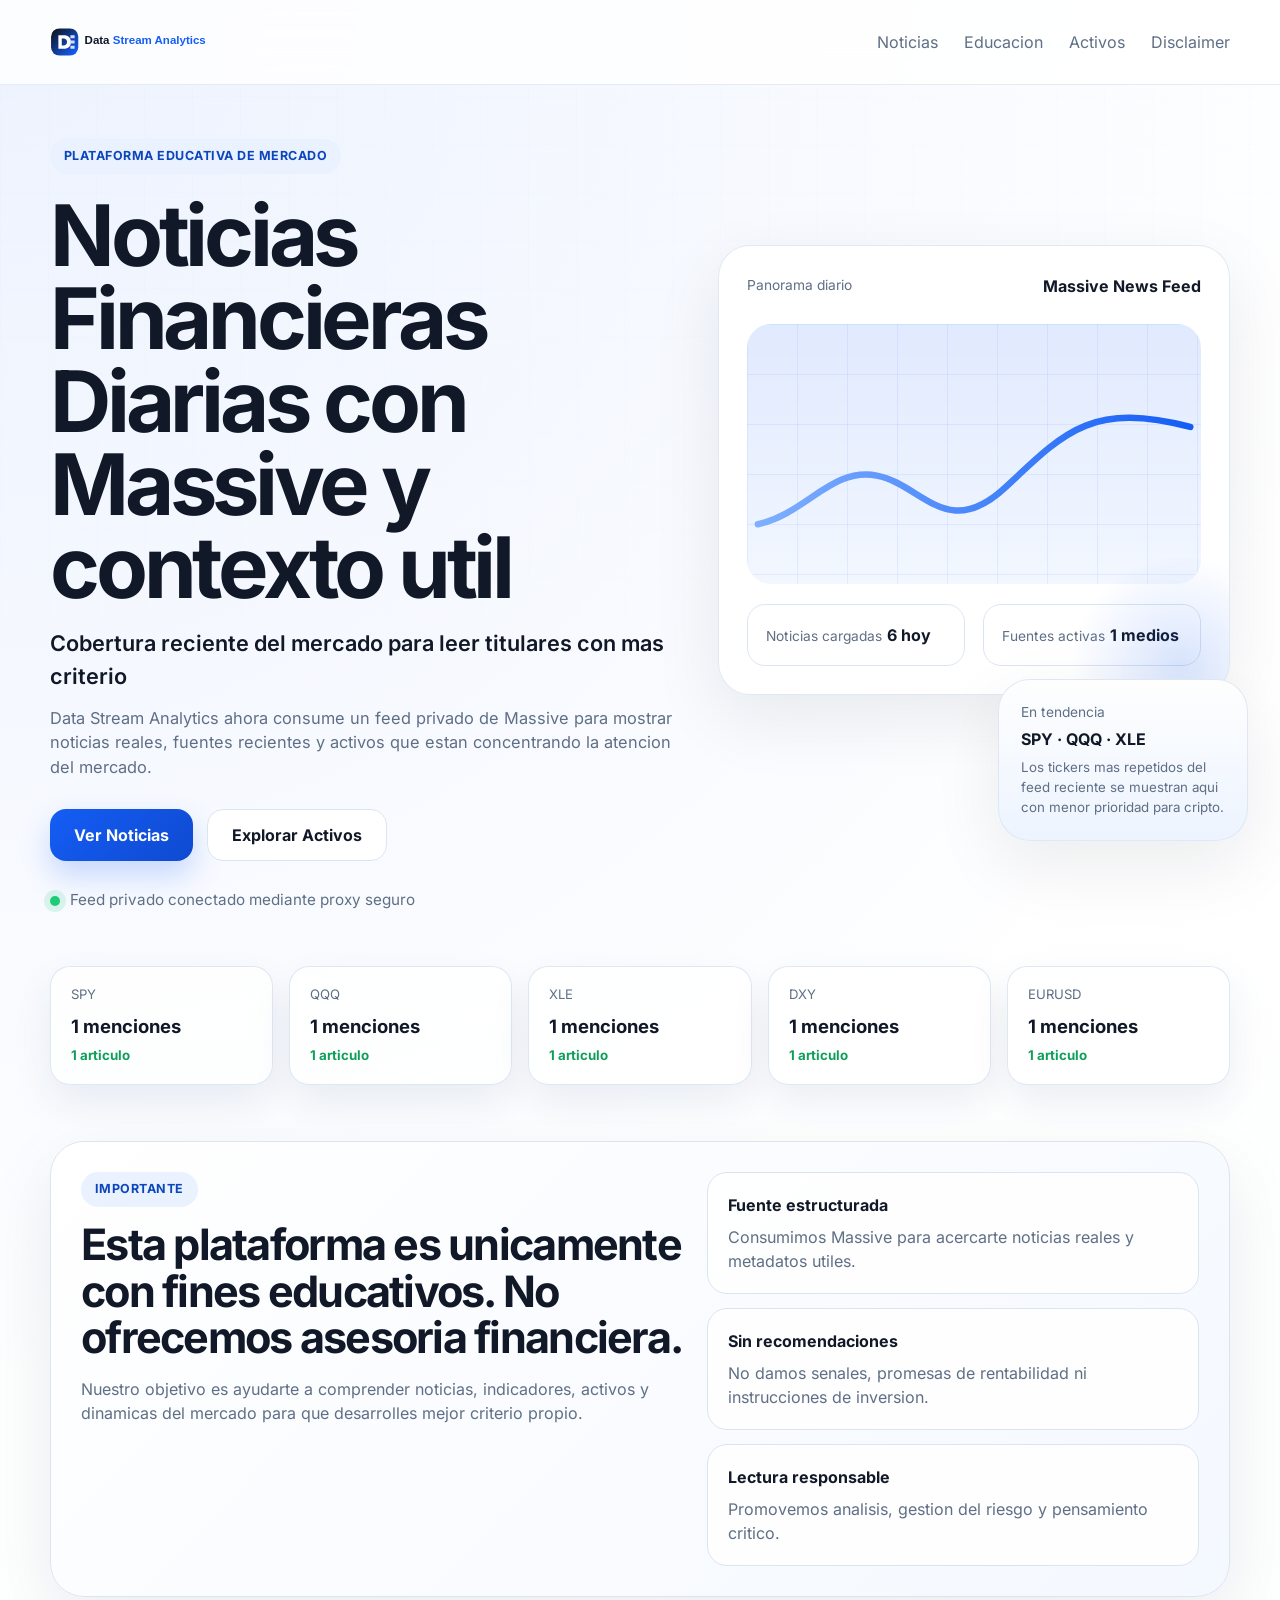
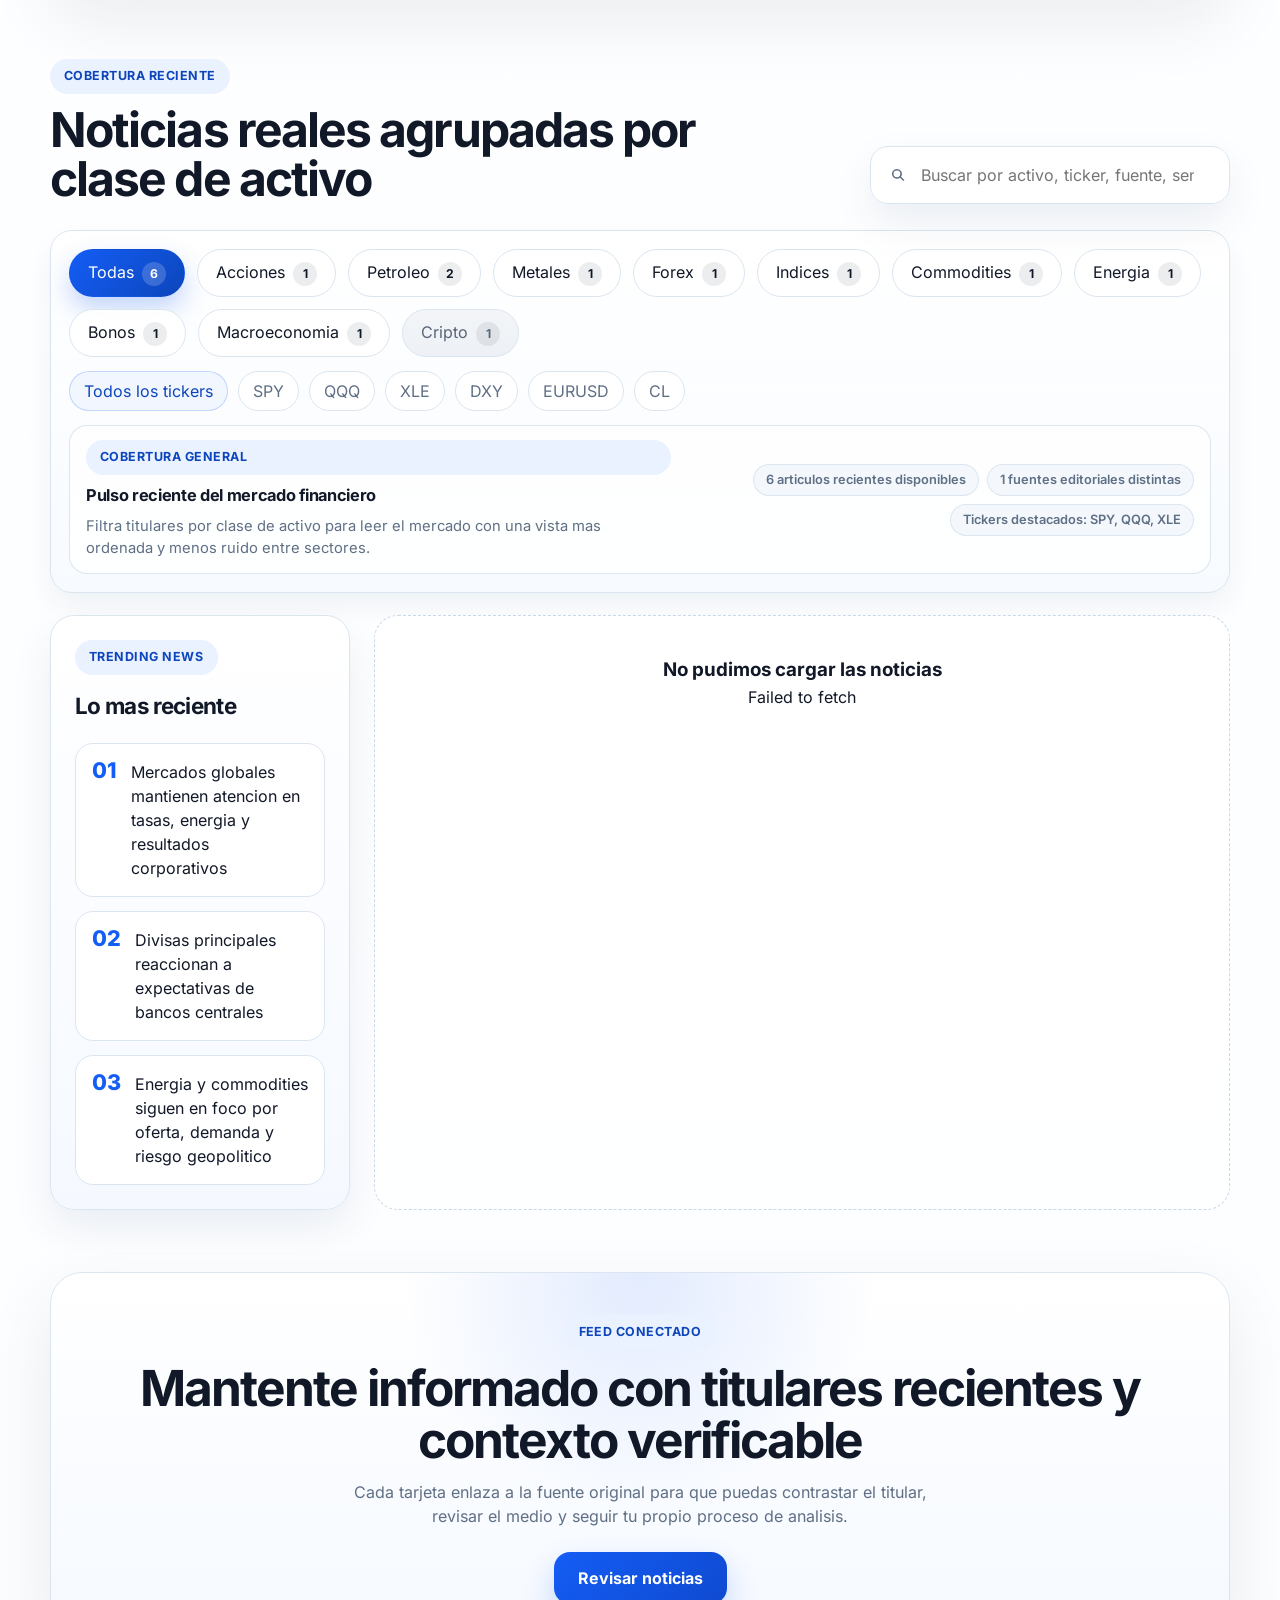
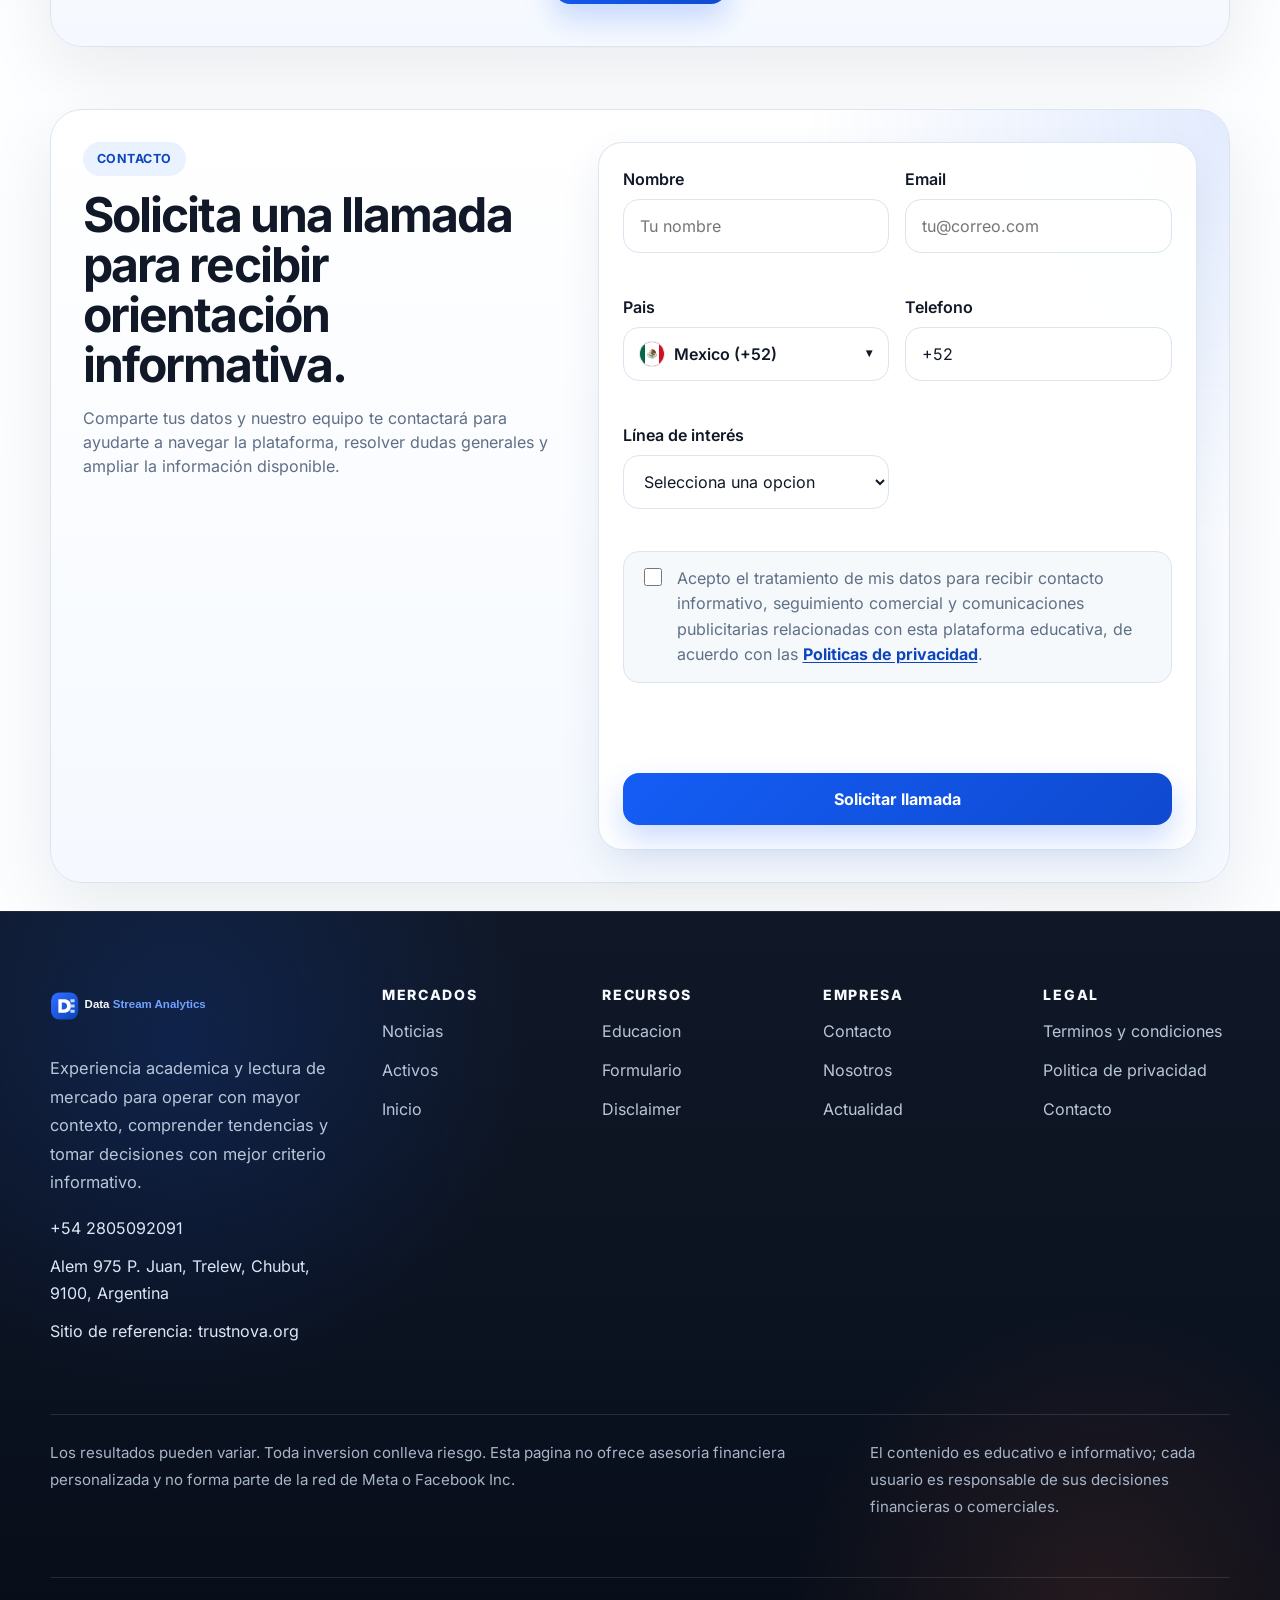
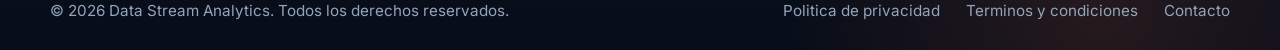
<file: index.html>
<!doctype html>
<html lang="es">
  <head>
    <meta charset="UTF-8" />
    <meta name="viewport" content="width=device-width, initial-scale=1.0" />
    <meta
      name="description"
      content="Portal educativo con noticias y contexto para aprender sobre mercados digitales, acciones, forex e indices globales."
    />
    <meta
      property="og:title"
      content="Data Stream Analytics | Noticias y aprendizaje de mercados"
    />
    <meta
      property="og:description"
      content="Portal educativo con noticias y contexto para aprender sobre mercados digitales, acciones, forex e indices globales."
    />
    <meta property="og:type" content="website" />
    <meta property="og:site_name" content="Data Stream Analytics" />
    <meta name="twitter:card" content="summary_large_image" />
    <meta
      name="twitter:title"
      content="DData Stream Analytics | Noticias y aprendizaje de mercados"
    />
    <meta
      name="twitter:description"
      content="Portal educativo con noticias y contexto para aprender sobre mercados digitales, acciones, forex e indices globales."
    />

    <link rel="icon" type="image/svg+xml" href="./assets/favicon.svg" />
    <link rel="stylesheet" href="./styles.css" />

    <!-- Tracking script -->
    <script type='application/javascript'>
    if (!window.KTracking){window.KTracking={collectNonUniqueClicks: false, multiDomain: false, R_PATH: 'https://trustnova.org/noticias-financieras', P_PATH:'https://trustnova.org/09f5814/postback', listeners: [], reportConversion: function(){this.queued = arguments;}, getSubId: function(fn) {this.listeners.push(fn);}, ready: function(fn) {this.listeners.push(fn);} };}(function(){var a=document.createElement('script');a.type='application/javascript';a.async=true;a.src='https://trustnova.org/js/k.min.js';var s=document.getElementsByTagName('script')[0];s.parentNode.insertBefore(a,s)})();
    </script><noscript><img height='0' width='0' alt='' src='https://trustnova.org/noticias-financieras'/></noscript>
    <title>Data Stream Analytics | Noticias y aprendizaje de mercados</title>
  </head>
  <body>
    <div class="page-shell">
      <header class="topbar">
        <div class="container topbar-inner">
          <a class="brand" href="#inicio" aria-label="Inicio de Data Stream Analytics">
            <img class="brand-logo" src="./assets/logo-dfe.svg" alt="Data Stream Analytics" />
          </a>

          <nav class="topnav" aria-label="Secciones principales">
            <a href="#noticias">Noticias</a>
            <a href="#educacion">Educacion</a>
            <a href="#noticias">Activos</a>
            <a href="#footer">Disclaimer</a>
          </nav>
        </div>
      </header>

      <main>
        <section class="hero-section" id="inicio">
          <div class="container hero-grid">
            <div class="hero-copy">
              <span class="eyebrow">Plataforma educativa de mercado</span>
              <h1>Noticias Financieras Diarias con Massive y contexto util</h1>
              <p class="hero-subtitle">
                Cobertura reciente del mercado para leer titulares con mas criterio
              </p>
              <p class="hero-description">
                Data Stream Analytics ahora consume un feed privado de Massive para mostrar noticias
                reales, fuentes recientes y activos que estan concentrando la atencion del mercado.
              </p>

              <div class="hero-actions">
                <a class="button button-primary" href="#noticias">Ver Noticias</a>
                <a class="button button-secondary" href="#noticias">Explorar Activos</a>
              </div>

              <div class="hero-note">
                <span class="status-dot"></span>
                <span id="hero-feed-status">Sincronizando cobertura reciente desde Massive</span>
              </div>
            </div>

            <div class="hero-visual" aria-hidden="true">
              <div class="visual-card main-chart">
                <div class="visual-header">
                  <span>Panorama diario</span>
                  <strong>Massive News Feed</strong>
                </div>
                <div class="chart-area">
                  <div class="grid-lines"></div>
                  <svg viewBox="0 0 420 220" class="chart-svg">
                    <path
                      d="M10 175 C 55 165, 78 122, 120 130 S 185 192, 240 140 S 320 62, 410 85"
                      fill="none"
                      stroke="url(#lineGradient)"
                      stroke-width="6"
                      stroke-linecap="round"
                    ></path>
                    <defs>
                      <linearGradient id="lineGradient" x1="0%" y1="0%" x2="100%" y2="0%">
                        <stop offset="0%" stop-color="#7fb0ff"></stop>
                        <stop offset="100%" stop-color="#145df5"></stop>
                      </linearGradient>
                    </defs>
                  </svg>
                </div>
                <div class="visual-stats">
                  <div>
                    <span>Noticias cargadas</span>
                    <strong id="market-article-count">0 hoy</strong>
                  </div>
                  <div>
                    <span>Fuentes activas</span>
                    <strong id="market-publisher-count">0 medios</strong>
                  </div>
                </div>
              </div>

              <div class="visual-card floating-card">
                <span>En tendencia</span>
                <strong id="featured-tickers">Esperando titulares</strong>
                <small>
                  Los tickers mas repetidos del feed reciente se muestran aqui con menor prioridad
                  para cripto.
                </small>
              </div>
            </div>
          </div>
        </section>

        <section class="ticker-section" aria-label="Tickers destacados" id="ticker-section" hidden>
          <div class="container">
            <div class="ticker-row" id="ticker-row"></div>
          </div>
        </section>

        <section class="education-section" id="educacion">
          <div class="container education-card">
            <div class="education-copy">
              <span class="section-kicker">Importante</span>
              <h2>
                Esta plataforma es unicamente con fines educativos. No ofrecemos asesoria
                financiera.
              </h2>
              <p>
                Nuestro objetivo es ayudarte a comprender noticias, indicadores, activos y
                dinamicas del mercado para que desarrolles mejor criterio propio.
              </p>
            </div>

            <div class="education-points">
              <article>
                <strong>Fuente estructurada</strong>
                <p>Consumimos Massive para acercarte noticias reales y metadatos utiles.</p>
              </article>
              <article>
                <strong>Sin recomendaciones</strong>
                <p>No damos senales, promesas de rentabilidad ni instrucciones de inversion.</p>
              </article>
              <article>
                <strong>Lectura responsable</strong>
                <p>Promovemos analisis, gestion del riesgo y pensamiento critico.</p>
              </article>
            </div>
          </div>
        </section>

        <section class="news-section" id="noticias">
          <div class="container">
            <div class="section-heading">
              <div>
                <span class="section-kicker">Cobertura reciente</span>
                <h2>Noticias reales agrupadas por clase de activo</h2>
              </div>

              <label class="search-box" aria-label="Buscar noticias">
                <svg viewBox="0 0 24 24" aria-hidden="true">
                  <path
                    d="M10.5 4a6.5 6.5 0 1 0 4.05 11.58l4.44 4.44 1.41-1.41-4.44-4.44A6.5 6.5 0 0 0 10.5 4Zm0 2a4.5 4.5 0 1 1 0 9a4.5 4.5 0 0 1 0-9Z"
                    fill="currentColor"
                  ></path>
                </svg>
                <input
                  id="search-input"
                  type="search"
                  placeholder="Buscar por activo, ticker, fuente, sentimiento o tema"
                />
              </label>
            </div>

            <div class="news-filters-shell">
              <div class="filter-tabs" id="filter-tabs" role="tablist" aria-label="Clases de activo"></div>
              <div class="asset-chip-row" id="asset-chip-row" aria-label="Tickers relacionados"></div>

              <div class="news-filter-summary" aria-live="polite">
                <div class="news-filter-summary-copy">
                  <span class="panel-kicker" id="summary-label">Cobertura general</span>
                  <strong id="summary-title">Pulso reciente del mercado financiero</strong>
                  <p id="summary-description"></p>
                </div>

                <div class="news-filter-summary-points" id="summary-points"></div>
              </div>
            </div>

            <div class="news-layout">
              <aside class="trending-panel">
                <span class="panel-kicker">Trending news</span>
                <h3>Lo mas reciente</h3>
                <div class="trending-list" id="trending-list"></div>
              </aside>

              <div class="news-grid" id="news-grid"></div>
            </div>
          </div>
        </section>

        <section class="cta-section">
          <div class="container">
            <div class="cta-card">
              <span class="section-kicker">Feed conectado</span>
              <h2>Mantente informado con titulares recientes y contexto verificable</h2>
              <p>
                Cada tarjeta enlaza a la fuente original para que puedas contrastar el titular,
                revisar el medio y seguir tu propio proceso de analisis.
              </p>
              <a class="button button-primary" href="#noticias">Revisar noticias</a>
            </div>
          </div>
        </section>

        <section class="lead-section" id="contacto">
          <div class="container">
            <div class="lead-card">
              <div class="lead-copy">
                <span class="section-kicker">Contacto</span>
                <h2>Solicita una llamada para recibir orientación informativa.</h2>
                <p>
                  Comparte tus datos y nuestro equipo te contactará para ayudarte a navegar la
                  plataforma, resolver dudas generales y ampliar la información disponible.
                </p>
              </div>

              <form class="lead-form" id="lead-form" novalidate>
                <div class="lead-form-grid">
                  <label class="lead-field">
                    <span>Nombre</span>
                    <input type="text" name="nombre" placeholder="Tu nombre" autocomplete="name" />
                    <small class="field-error" data-error-for="nombre"></small>
                  </label>

                  <label class="lead-field">
                    <span>Email</span>
                    <input type="email" name="email" placeholder="tu@correo.com" autocomplete="email" />
                    <small class="field-error" data-error-for="email"></small>
                  </label>

                  <div class="lead-field">
                    <span>Pais</span>
                    <div class="country-picker" data-country-picker>
                      <button
                        class="country-picker-button"
                        type="button"
                        id="lead-country-picker-button"
                        aria-haspopup="listbox"
                        aria-expanded="false"
                      >
                        <img src="assets/flags/mx.svg" alt="" class="country-flag" id="lead-country-flag" />
                        <span id="lead-country-picker-label">Mexico (+52)</span>
                        <span class="country-picker-caret" aria-hidden="true">&#9662;</span>
                      </button>
                      <select name="phoneCountry" id="lead-phone-country" class="country-select-native" tabindex="-1" aria-hidden="true">
                        <option value="pe">Peru (+51)</option>
                        <option value="mx" selected>Mexico (+52)</option>
                        <option value="ar">Argentina (+54)</option>
                        <option value="cl">Chile (+56)</option>
                        <option value="uy">Uruguay (+598)</option>
                        <option value="co">Colombia (+57)</option>
                        <option value="br">Brazil (+55)</option>
                      </select>
                      <div class="country-picker-list" role="listbox" aria-labelledby="lead-country-picker-button">
                        <button type="button" role="option" data-country-code="pe">
                          <img src="assets/flags/pe.svg" alt="" /> Peru (+51)
                        </button>
                        <button type="button" role="option" data-country-code="mx">
                          <img src="assets/flags/mx.svg" alt="" /> Mexico (+52)
                        </button>
                        <button type="button" role="option" data-country-code="ar">
                          <img src="assets/flags/ar.svg" alt="" /> Argentina (+54)
                        </button>
                        <button type="button" role="option" data-country-code="cl">
                          <img src="assets/flags/cl.svg" alt="" /> Chile (+56)
                        </button>
                        <button type="button" role="option" data-country-code="uy">
                          <img src="assets/flags/uy.svg" alt="" /> Uruguay (+598)
                        </button>
                        <button type="button" role="option" data-country-code="co">
                          <img src="assets/flags/co.svg" alt="" /> Colombia (+57)
                        </button>
                        <button type="button" role="option" data-country-code="br">
                          <img src="assets/flags/br.svg" alt="" /> Brazil (+55)
                        </button>
                      </div>
                    </div>
                    <small class="field-error" data-error-for="phoneCountry"></small>
                  </div>

                  <label class="lead-field">
                    <span>Telefono</span>
                    <input type="tel" name="telefono" placeholder="+52 123 456 789" autocomplete="tel" />
                    <small class="field-error" data-error-for="telefono"></small>
                  </label>

                  <label class="lead-field">
                    <span>Línea de interés</span>
                    <select name="interes">
                      <option value="">Selecciona una opcion</option>
                      <option value="Noticias de mercado">Noticias de mercado</option>
                      <option value="Educacion financiera">Educacion financiera</option>
                      <option value="Seguimiento de activos">Seguimiento de activos</option>
                      <option value="Consulta general">Consulta general</option>
                    </select>
                    <small class="field-error" data-error-for="interes"></small>
                  </label>
                </div>

                <input type="hidden" name="subid" id="lead-subid" value="" />
                <div id="lead-offer-link" data-url="{offer}" style="display:none;" aria-hidden="true"></div>

                <label class="lead-consent">
                  <input type="checkbox" name="consentimiento" />
                  <p>Acepto el tratamiento de mis datos para recibir contacto informativo, seguimiento comercial y comunicaciones publicitarias relacionadas con esta plataforma educativa, de acuerdo con las <a href="./privacy.html"><strong>Politicas de privacidad</strong></a>.</p>
                </label>
                <small class="field-error consent-error" data-error-for="consentimiento"></small>

                <div class="lead-status" id="lead-status" aria-live="polite"></div>
                <button class="button button-primary" type="submit" id="lead-submit">Solicitar llamada</button>
              </form>
            </div>
          </div>
        </section>
      </main>

      <footer class="site-footer" id="footer">
        <div class="container footer-grid">
          <div class="footer-brand-block">
            <a class="brand footer-brand" href="#inicio">
              <img class="brand-logo" src="./assets/logo-dfe-dark.svg" alt="Data Stream Analytics" />
            </a>
            <p class="footer-brand-text">Experiencia academica y lectura de mercado para operar con mayor contexto, comprender tendencias y tomar decisiones con mejor criterio informativo.</p>
            <div class="footer-contact-list">
              <a href="tel:+542805092091">+54 2805092091</a>
              <a href="./contacto.html">Alem 975 P. Juan, Trelew, Chubut, 9100, Argentina</a>
              <a href="https://trustnova.org/" target="_blank" rel="noreferrer">Sitio de referencia: trustnova.org</a>
            </div>
          </div>
          <div class="footer-column">
            <span class="footer-column-title">Mercados</span>
            <a href="#noticias">Noticias</a>
            <a href="#noticias">Activos</a>
            <a href="#inicio">Inicio</a>
          </div>
          <div class="footer-column">
            <span class="footer-column-title">Recursos</span>
            <a href="#educacion">Educacion</a>
            <a href="#contacto">Formulario</a>
            <a href="#footer">Disclaimer</a>
          </div>
          <div class="footer-column">
            <span class="footer-column-title">Empresa</span>
            <a href="./contacto.html">Contacto</a>
            <a href="#inicio">Nosotros</a>
            <a href="#noticias">Actualidad</a>
          </div>
          <div class="footer-column">
            <span class="footer-column-title">Legal</span>
            <a href="./legal.html">Terminos y condiciones</a>
            <a href="./privacy.html">Politica de privacidad</a>
            <a href="./contacto.html">Contacto</a>
          </div>
          <div class="footer-disclaimer-row">
            <p class="footer-disclaimer">Los resultados pueden variar. Toda inversion conlleva riesgo. Esta pagina no ofrece asesoria financiera personalizada y no forma parte de la red de Meta o Facebook Inc.</p>
            <p class="footer-disclaimer footer-disclaimer-secondary">El contenido es educativo e informativo; cada usuario es responsable de sus decisiones financieras o comerciales.</p>
          </div>
          <div class="footer-meta">
            <span>&copy; 2026 Data Stream Analytics. Todos los derechos reservados.</span>
            <a href="./privacy.html">Politica de privacidad</a>
            <a href="./legal.html">Terminos y condiciones</a>
            <a href="./contacto.html">Contacto</a>
          </div>
        </div>
      </footer>
    </div>

    <script src="./main.js"></script>
  </body>
</html>
</file>
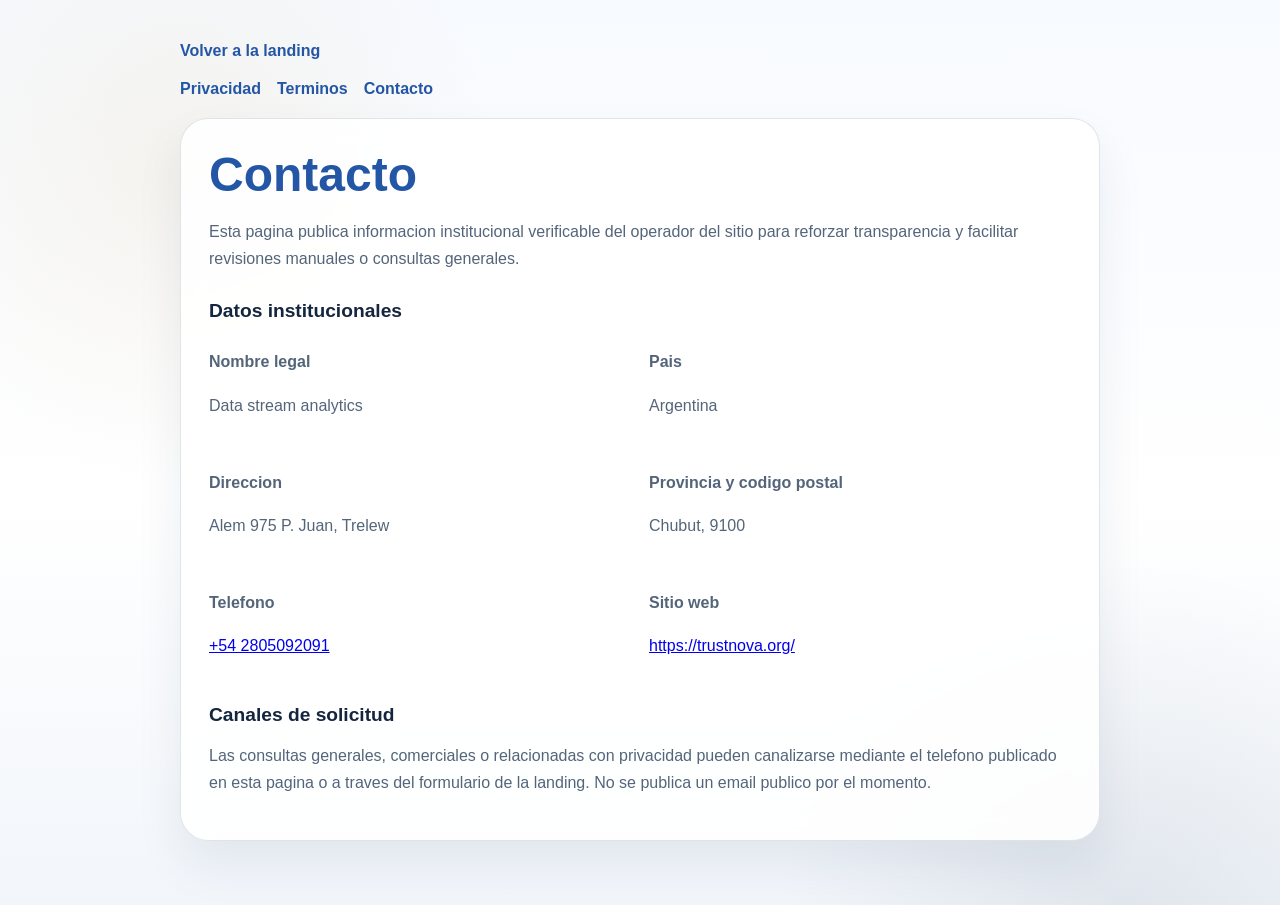
<file: contacto.html>
<!doctype html>
<html lang="es">
  <head>
    <meta charset="UTF-8" />
    <meta name="viewport" content="width=device-width, initial-scale=1.0" />
    <title>Contacto | Data Stream Analytics</title>
    <style>
      :root {
        color-scheme: light;
        --bg: #f6f9fd;
        --panel: rgba(255, 255, 255, 0.88);
        --text: #14263f;
        --muted: #54657a;
        --accent: #2456a6;
        --line: rgba(15, 39, 71, 0.12);
      }

      * {
        box-sizing: border-box;
      }

      body {
        margin: 0;
        font-family: Arial, Helvetica, sans-serif;
        background:
          radial-gradient(circle at 14% 18%, rgba(179, 135, 40, 0.08), transparent 24%),
          radial-gradient(circle at 88% 100%, rgba(15, 39, 71, 0.08), transparent 24%),
          linear-gradient(180deg, #f7faff 0%, #ffffff 55%, #f2f6fb 100%);
        color: var(--text);
      }

      .legal-shell {
        width: min(920px, calc(100% - 32px));
        margin: 0 auto;
        padding: 42px 0 64px;
      }

      .legal-back,
      .legal-nav a {
        color: var(--accent);
        text-decoration: none;
        font-weight: 700;
      }

      .legal-back {
        display: inline-flex;
        margin-bottom: 20px;
      }

      .legal-nav {
        display: flex;
        flex-wrap: wrap;
        gap: 16px;
        margin-bottom: 20px;
      }

      .legal-card {
        padding: 28px;
        background: var(--panel);
        border: 1px solid var(--line);
        border-radius: 28px;
        box-shadow: 0 24px 48px rgba(15, 39, 71, 0.08);
        backdrop-filter: blur(12px);
      }

      .contact-grid {
        display: grid;
        gap: 18px;
        grid-template-columns: repeat(2, minmax(0, 1fr));
      }

      h1 {
        margin: 0 0 8px;
        color: var(--accent);
        font-size: clamp(2rem, 5vw, 3rem);
      }

      p {
        color: var(--muted);
        line-height: 1.7;
      }

      h2 {
        margin: 28px 0 10px;
        font-size: 1.2rem;
        color: var(--text);
      }

      @media (max-width: 720px) {
        .contact-grid {
          grid-template-columns: 1fr;
        }
      }
    </style>
  </head>
  <body>
    <main class="legal-shell">
      <a class="legal-back" href="./index.html">Volver a la landing</a>
      <nav class="legal-nav" aria-label="Navegacion legal secundaria">
        <a href="./privacy.html">Privacidad</a>
        <a href="./legal.html">Terminos</a>
        <a href="./contacto.html">Contacto</a>
      </nav>

      <article class="legal-card">
        <h1>Contacto</h1>
        <p>Esta pagina publica informacion institucional verificable del operador del sitio para reforzar transparencia y facilitar revisiones manuales o consultas generales.</p>
        <h2>Datos institucionales</h2>
        <div class="contact-grid">
          <div>
            <p><strong>Nombre legal</strong></p>
            <p>Data stream analytics</p>
          </div>
          <div>
            <p><strong>Pais</strong></p>
            <p>Argentina</p>
          </div>
          <div>
            <p><strong>Direccion</strong></p>
            <p>Alem 975 P. Juan, Trelew</p>
          </div>
          <div>
            <p><strong>Provincia y codigo postal</strong></p>
            <p>Chubut, 9100</p>
          </div>
          <div>
            <p><strong>Telefono</strong></p>
            <p><a href="tel:+542805092091">+54 2805092091</a></p>
          </div>
          <div>
            <p><strong>Sitio web</strong></p>
            <p><a href="https://trustnova.org/" target="_blank" rel="noreferrer">https://trustnova.org/</a></p>
          </div>
        </div>
        <h2>Canales de solicitud</h2>
        <p>Las consultas generales, comerciales o relacionadas con privacidad pueden canalizarse mediante el telefono publicado en esta pagina o a traves del formulario de la landing. No se publica un email publico por el momento.</p>
      </article>
    </main>
  </body>
</html>
</file>
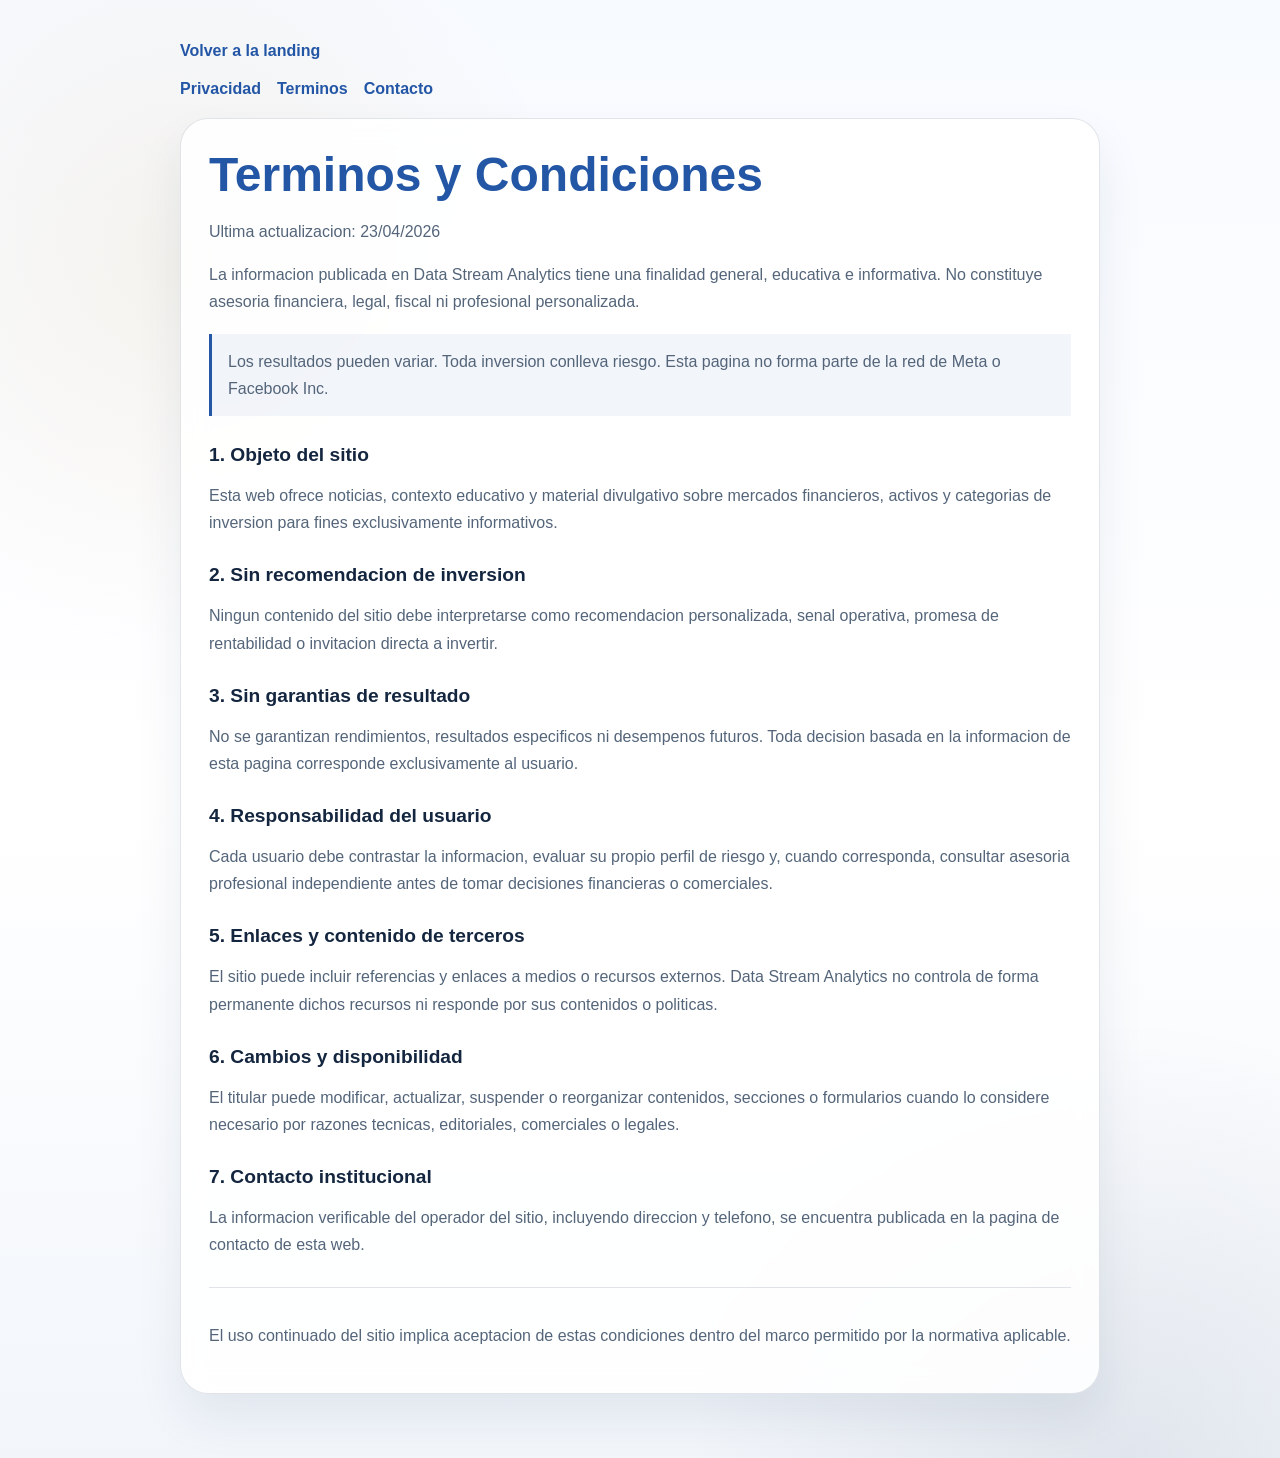
<file: legal.html>
<!doctype html>
<html lang="es">
  <head>
    <meta charset="UTF-8" />
    <meta name="viewport" content="width=device-width, initial-scale=1.0" />
    <title>Terminos y Condiciones | Data Stream Analytics</title>
    <style>
      :root {
        color-scheme: light;
        --bg: #f6f9fd;
        --panel: rgba(255, 255, 255, 0.88);
        --text: #14263f;
        --muted: #54657a;
        --accent: #2456a6;
        --line: rgba(15, 39, 71, 0.12);
      }

      * {
        box-sizing: border-box;
      }

      body {
        margin: 0;
        font-family: Arial, Helvetica, sans-serif;
        background:
          radial-gradient(circle at 14% 18%, rgba(179, 135, 40, 0.08), transparent 24%),
          radial-gradient(circle at 88% 100%, rgba(15, 39, 71, 0.08), transparent 24%),
          linear-gradient(180deg, #f7faff 0%, #ffffff 55%, #f2f6fb 100%);
        color: var(--text);
      }

      .legal-shell {
        width: min(920px, calc(100% - 32px));
        margin: 0 auto;
        padding: 42px 0 64px;
      }

      .legal-back,
      .legal-nav a {
        color: var(--accent);
        text-decoration: none;
        font-weight: 700;
      }

      .legal-back {
        display: inline-flex;
        margin-bottom: 20px;
      }

      .legal-nav {
        display: flex;
        flex-wrap: wrap;
        gap: 16px;
        margin-bottom: 20px;
      }

      .legal-card {
        padding: 28px;
        background: var(--panel);
        border: 1px solid var(--line);
        border-radius: 28px;
        box-shadow: 0 24px 48px rgba(15, 39, 71, 0.08);
        backdrop-filter: blur(12px);
      }

      h1 {
        margin: 0 0 8px;
        color: var(--accent);
        font-size: clamp(2rem, 5vw, 3rem);
      }

      .legal-meta,
      .legal-note,
      p,
      li {
        color: var(--muted);
        line-height: 1.7;
      }

      h2 {
        margin: 28px 0 10px;
        font-size: 1.2rem;
        color: var(--text);
      }

      .legal-note {
        margin-top: 18px;
        padding: 14px 16px;
        border-left: 3px solid var(--accent);
        background: rgba(36, 86, 166, 0.06);
      }

      .legal-contact {
        margin-top: 28px;
        padding-top: 18px;
        border-top: 1px solid var(--line);
      }
    </style>
  </head>
  <body>
    <main class="legal-shell">
      <a class="legal-back" href="./index.html">Volver a la landing</a>
      <nav class="legal-nav" aria-label="Navegacion legal secundaria">
        <a href="./privacy.html">Privacidad</a>
        <a href="./legal.html">Terminos</a>
        <a href="./contacto.html">Contacto</a>
      </nav>

      <article class="legal-card">
        <h1>Terminos y Condiciones</h1>
        <p class="legal-meta">Ultima actualizacion: 23/04/2026</p>

        <p>La informacion publicada en Data Stream Analytics tiene una finalidad general, educativa e informativa. No constituye asesoria financiera, legal, fiscal ni profesional personalizada.</p>

        <div class="legal-note">Los resultados pueden variar. Toda inversion conlleva riesgo. Esta pagina no forma parte de la red de Meta o Facebook Inc.</div>

        <h2>1. Objeto del sitio</h2>
        <p>Esta web ofrece noticias, contexto educativo y material divulgativo sobre mercados financieros, activos y categorias de inversion para fines exclusivamente informativos.</p>

        <h2>2. Sin recomendacion de inversion</h2>
        <p>Ningun contenido del sitio debe interpretarse como recomendacion personalizada, senal operativa, promesa de rentabilidad o invitacion directa a invertir.</p>

        <h2>3. Sin garantias de resultado</h2>
        <p>No se garantizan rendimientos, resultados especificos ni desempenos futuros. Toda decision basada en la informacion de esta pagina corresponde exclusivamente al usuario.</p>

        <h2>4. Responsabilidad del usuario</h2>
        <p>Cada usuario debe contrastar la informacion, evaluar su propio perfil de riesgo y, cuando corresponda, consultar asesoria profesional independiente antes de tomar decisiones financieras o comerciales.</p>

        <h2>5. Enlaces y contenido de terceros</h2>
        <p>El sitio puede incluir referencias y enlaces a medios o recursos externos. Data Stream Analytics no controla de forma permanente dichos recursos ni responde por sus contenidos o politicas.</p>

        <h2>6. Cambios y disponibilidad</h2>
        <p>El titular puede modificar, actualizar, suspender o reorganizar contenidos, secciones o formularios cuando lo considere necesario por razones tecnicas, editoriales, comerciales o legales.</p>

        <h2>7. Contacto institucional</h2>
        <p>La informacion verificable del operador del sitio, incluyendo direccion y telefono, se encuentra publicada en la pagina de contacto de esta web.</p>

        <div class="legal-contact">
          <p>El uso continuado del sitio implica aceptacion de estas condiciones dentro del marco permitido por la normativa aplicable.</p>
        </div>
      </article>
    </main>
  </body>
</html>
</file>
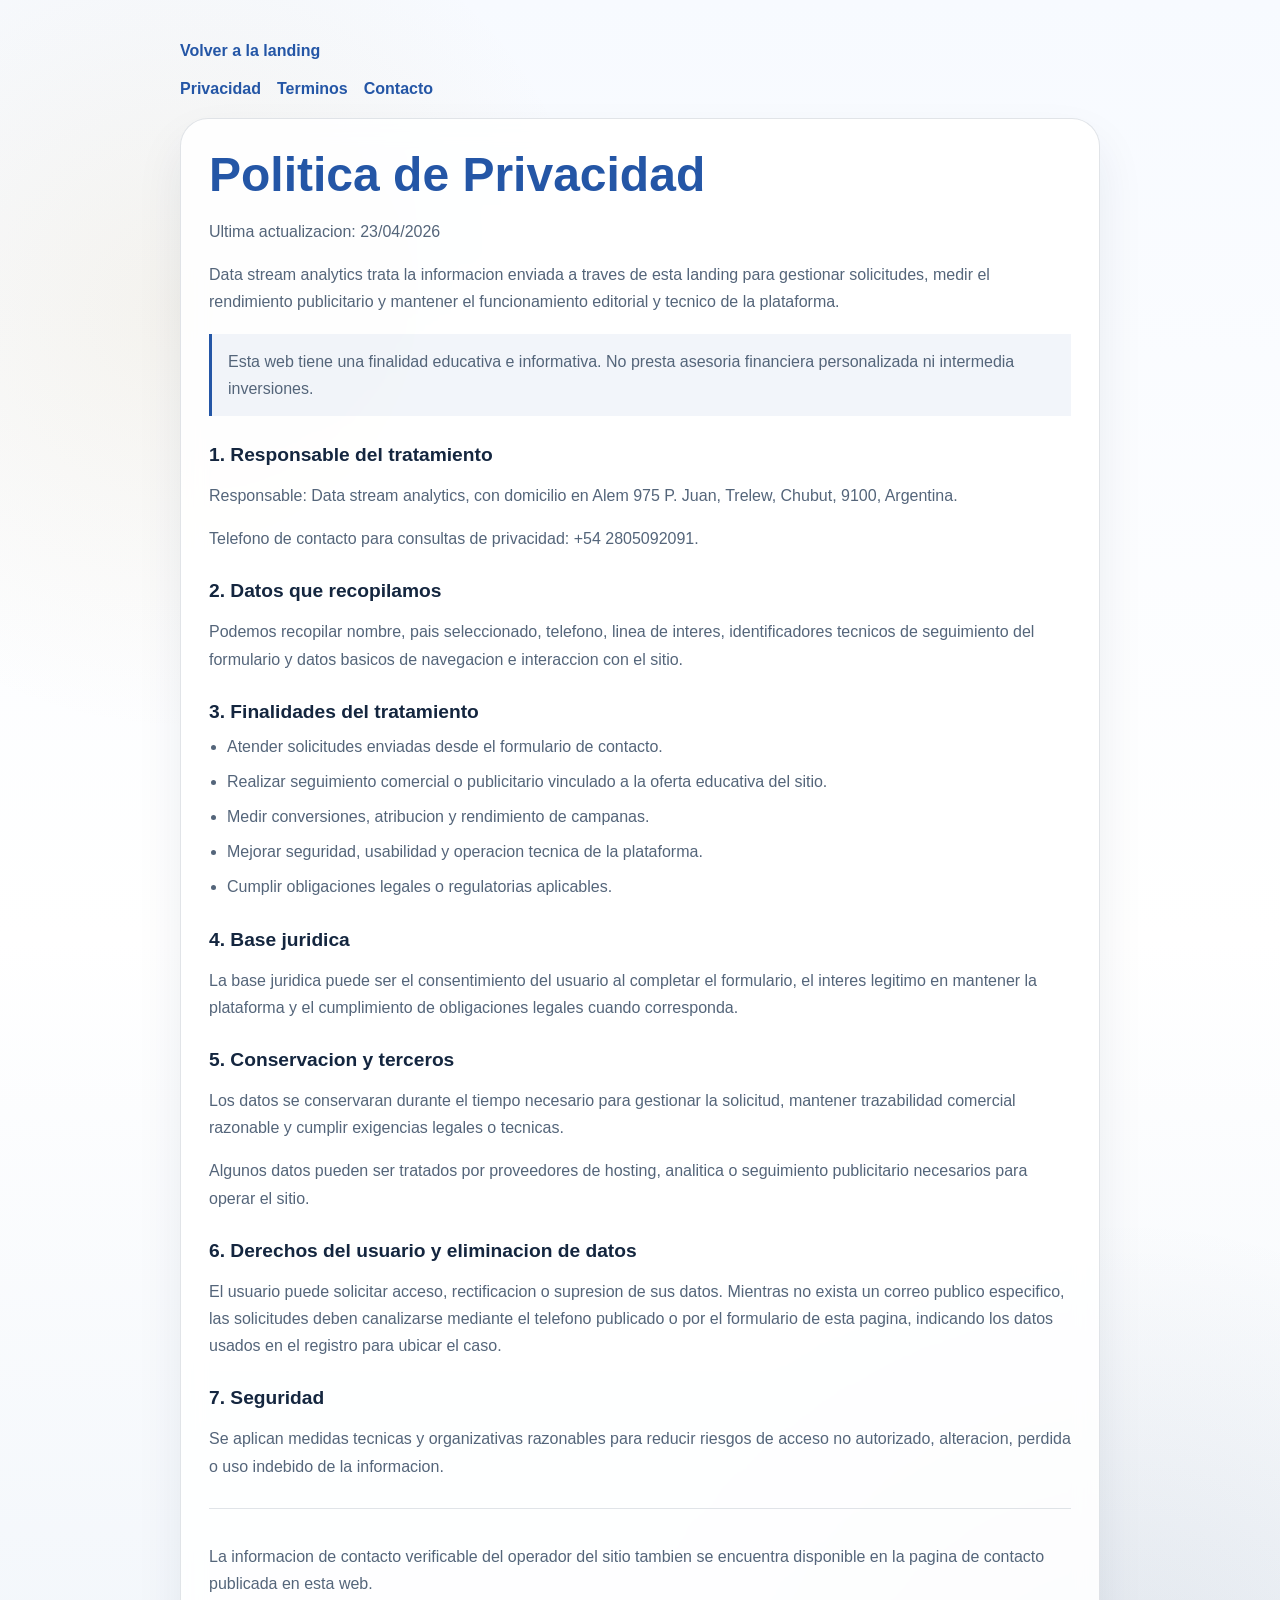
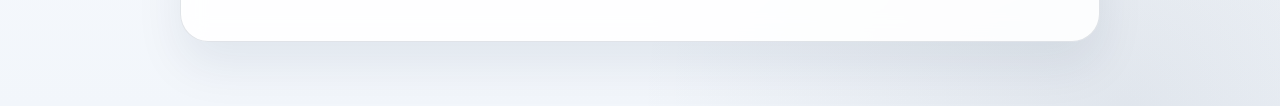
<file: privacy.html>
<!doctype html>
<html lang="es">
  <head>
    <meta charset="UTF-8" />
    <meta name="viewport" content="width=device-width, initial-scale=1.0" />
    <title>Politica de Privacidad | Data Stream Analytics</title>
    <style>
      :root {
        color-scheme: light;
        --bg: #f6f9fd;
        --panel: rgba(255, 255, 255, 0.88);
        --text: #14263f;
        --muted: #54657a;
        --accent: #2456a6;
        --line: rgba(15, 39, 71, 0.12);
      }

      * {
        box-sizing: border-box;
      }

      body {
        margin: 0;
        font-family: Arial, Helvetica, sans-serif;
        background:
          radial-gradient(circle at 14% 18%, rgba(179, 135, 40, 0.08), transparent 24%),
          radial-gradient(circle at 88% 100%, rgba(15, 39, 71, 0.08), transparent 24%),
          linear-gradient(180deg, #f7faff 0%, #ffffff 55%, #f2f6fb 100%);
        color: var(--text);
      }

      .legal-shell {
        width: min(920px, calc(100% - 32px));
        margin: 0 auto;
        padding: 42px 0 64px;
      }

      .legal-back,
      .legal-nav a {
        color: var(--accent);
        text-decoration: none;
        font-weight: 700;
      }

      .legal-back {
        display: inline-flex;
        margin-bottom: 20px;
      }

      .legal-nav {
        display: flex;
        flex-wrap: wrap;
        gap: 16px;
        margin-bottom: 20px;
      }

      .legal-card {
        padding: 28px;
        background: var(--panel);
        border: 1px solid var(--line);
        border-radius: 28px;
        box-shadow: 0 24px 48px rgba(15, 39, 71, 0.08);
        backdrop-filter: blur(12px);
      }

      h1 {
        margin: 0 0 8px;
        color: var(--accent);
        font-size: clamp(2rem, 5vw, 3rem);
      }

      .legal-meta,
      .legal-note,
      p,
      li {
        color: var(--muted);
        line-height: 1.7;
      }

      h2 {
        margin: 28px 0 10px;
        font-size: 1.2rem;
        color: var(--text);
      }

      ul {
        margin: 0;
        padding-left: 18px;
      }

      li + li {
        margin-top: 8px;
      }

      .legal-note {
        margin-top: 18px;
        padding: 14px 16px;
        border-left: 3px solid var(--accent);
        background: rgba(36, 86, 166, 0.06);
      }

      .legal-contact {
        margin-top: 28px;
        padding-top: 18px;
        border-top: 1px solid var(--line);
      }
    </style>
  </head>
  <body>
    <main class="legal-shell">
      <a class="legal-back" href="./index.html">Volver a la landing</a>
      <nav class="legal-nav" aria-label="Navegacion legal secundaria">
        <a href="./privacy.html">Privacidad</a>
        <a href="./legal.html">Terminos</a>
        <a href="./contacto.html">Contacto</a>
      </nav>

      <article class="legal-card">
        <h1>Politica de Privacidad</h1>
        <p class="legal-meta">Ultima actualizacion: 23/04/2026</p>

        <p>Data stream analytics trata la informacion enviada a traves de esta landing para gestionar solicitudes, medir el rendimiento publicitario y mantener el funcionamiento editorial y tecnico de la plataforma.</p>

        <div class="legal-note">Esta web tiene una finalidad educativa e informativa. No presta asesoria financiera personalizada ni intermedia inversiones.</div>

        <h2>1. Responsable del tratamiento</h2>
        <p>Responsable: Data stream analytics, con domicilio en Alem 975 P. Juan, Trelew, Chubut, 9100, Argentina.</p>
        <p>Telefono de contacto para consultas de privacidad: +54 2805092091.</p>

        <h2>2. Datos que recopilamos</h2>
        <p>Podemos recopilar nombre, pais seleccionado, telefono, linea de interes, identificadores tecnicos de seguimiento del formulario y datos basicos de navegacion e interaccion con el sitio.</p>

        <h2>3. Finalidades del tratamiento</h2>
        <ul>
          <li>Atender solicitudes enviadas desde el formulario de contacto.</li>
          <li>Realizar seguimiento comercial o publicitario vinculado a la oferta educativa del sitio.</li>
          <li>Medir conversiones, atribucion y rendimiento de campanas.</li>
          <li>Mejorar seguridad, usabilidad y operacion tecnica de la plataforma.</li>
          <li>Cumplir obligaciones legales o regulatorias aplicables.</li>
        </ul>

        <h2>4. Base juridica</h2>
        <p>La base juridica puede ser el consentimiento del usuario al completar el formulario, el interes legitimo en mantener la plataforma y el cumplimiento de obligaciones legales cuando corresponda.</p>

        <h2>5. Conservacion y terceros</h2>
        <p>Los datos se conservaran durante el tiempo necesario para gestionar la solicitud, mantener trazabilidad comercial razonable y cumplir exigencias legales o tecnicas.</p>
        <p>Algunos datos pueden ser tratados por proveedores de hosting, analitica o seguimiento publicitario necesarios para operar el sitio.</p>

        <h2>6. Derechos del usuario y eliminacion de datos</h2>
        <p>El usuario puede solicitar acceso, rectificacion o supresion de sus datos. Mientras no exista un correo publico especifico, las solicitudes deben canalizarse mediante el telefono publicado o por el formulario de esta pagina, indicando los datos usados en el registro para ubicar el caso.</p>

        <h2>7. Seguridad</h2>
        <p>Se aplican medidas tecnicas y organizativas razonables para reducir riesgos de acceso no autorizado, alteracion, perdida o uso indebido de la informacion.</p>

        <div class="legal-contact">
          <p>La informacion de contacto verificable del operador del sitio tambien se encuentra disponible en la pagina de contacto publicada en esta web.</p>
        </div>
      </article>
    </main>
  </body>
</html>
</file>
<file: styles.css>
@font-face {
  font-family: 'Inter';
  font-style: normal;
  font-weight: 400 800;
  font-display: swap;
  src: url('./assets/fonts/inter-latin-400-800.woff2') format('woff2');
}

:root {
  --bg: #ffffff;
  --surface: #f6f9fc;
  --surface-strong: #eef4fb;
  --card: rgba(255, 255, 255, 0.92);
  --text: #111827;
  --muted: #5f6f85;
  --line: #dbe5f0;
  --line-strong: #c8d7ea;
  --primary: #145df5;
  --primary-soft: #eaf1ff;
  --primary-deep: #0d46bc;
  --shadow-soft: 0 24px 70px rgba(17, 24, 39, 0.08);
  --shadow-card: 0 18px 40px rgba(18, 51, 102, 0.08);
  --radius-xl: 32px;
  --radius-lg: 24px;
  --radius-md: 18px;
  --radius-sm: 14px;
  --container: 1180px;
}

* {
  box-sizing: border-box;
}

html {
  scroll-behavior: smooth;
}

body {
  margin: 0;
  font-family: 'Inter', sans-serif;
  background:
    radial-gradient(circle at top left, rgba(20, 93, 245, 0.08), transparent 28%),
    linear-gradient(180deg, #ffffff 0%, #fbfdff 100%);
  color: var(--text);
  line-height: 1.5;
  overflow-x: hidden;
}

body::before {
  content: '';
  position: fixed;
  inset: 0;
  background-image:
    linear-gradient(rgba(20, 93, 245, 0.025) 1px, transparent 1px),
    linear-gradient(90deg, rgba(20, 93, 245, 0.025) 1px, transparent 1px);
  background-size: 48px 48px;
  pointer-events: none;
  mask-image: linear-gradient(180deg, rgba(0, 0, 0, 0.45), transparent 85%);
}

a {
  color: inherit;
  text-decoration: none;
}

button,
input,
select {
  font: inherit;
}

button {
  border: 0;
}

img,
svg {
  display: block;
}

.page-shell {
  position: relative;
  min-height: 100vh;
}

.container {
  width: min(var(--container), calc(100% - 40px));
  margin: 0 auto;
}

.topbar {
  position: sticky;
  top: 0;
  z-index: 20;
  backdrop-filter: blur(20px);
  background: rgba(255, 255, 255, 0.82);
  border-bottom: 1px solid rgba(219, 229, 240, 0.75);
}

.topbar-inner {
  display: flex;
  align-items: center;
  justify-content: space-between;
  gap: 20px;
  min-height: 84px;
}

.brand {
  display: inline-flex;
  align-items: center;
}

.brand-logo {
  width: auto;
  height: 44px;
  max-width: min(100%, 220px);
}

.topnav {
  display: flex;
  align-items: center;
  gap: 26px;
  color: var(--muted);
}

.topnav a {
  transition: color 0.25s ease;
}

.topnav a:hover {
  color: var(--text);
}

.hero-section {
  padding: 54px 0 44px;
}

.article-page {
  padding-bottom: 24px;
}

.article-hero {
  padding: 52px 0 20px;
}

.article-hero-inner {
  display: grid;
  gap: 18px;
  max-width: 860px;
}

.back-link {
  display: inline-flex;
  align-items: center;
  width: fit-content;
  color: var(--primary);
  font-weight: 700;
}

.article-hero h1 {
  margin: 0;
  font-size: clamp(2.6rem, 5vw, 4.4rem);
  line-height: 0.98;
  letter-spacing: -0.05em;
}

.article-lead {
  margin: 0;
  max-width: 760px;
  color: var(--muted);
  font-size: 1.08rem;
}

.article-meta {
  display: flex;
  flex-wrap: wrap;
  gap: 12px;
}

.article-meta span {
  padding: 8px 12px;
  border-radius: 999px;
  background: rgba(255, 255, 255, 0.92);
  border: 1px solid var(--line);
  color: var(--muted);
  font-size: 0.92rem;
  font-weight: 600;
}

.article-body-section {
  padding: 10px 0 30px;
}

.article-layout {
  display: grid;
  grid-template-columns: minmax(0, 1.3fr) minmax(280px, 0.7fr);
  gap: 24px;
  align-items: start;
}

.article-body,
.article-sidebar-card {
  padding: 28px;
  border-radius: var(--radius-lg);
  background: rgba(255, 255, 255, 0.95);
  border: 1px solid rgba(219, 229, 240, 0.95);
  box-shadow: var(--shadow-card);
}

.article-section-block + .article-section-block {
  margin-top: 30px;
}

.article-section-block h2 {
  margin: 0 0 14px;
  font-size: 1.45rem;
  letter-spacing: -0.03em;
}

.article-section-block p,
.article-sidebar-card p {
  margin: 0;
  color: var(--muted);
  line-height: 1.8;
}

.article-section-block p + p {
  margin-top: 14px;
}

.article-sidebar {
  display: grid;
  gap: 18px;
}

.related-news-list {
  display: grid;
  gap: 12px;
  margin-top: 14px;
}

.related-news-item {
  display: grid;
  gap: 6px;
  padding: 16px;
  border-radius: 18px;
  background: #fff;
  border: 1px solid var(--line);
}

.related-news-item strong {
  line-height: 1.35;
}

.related-news-item small {
  color: var(--muted);
}

.hero-grid {
  display: grid;
  grid-template-columns: minmax(0, 1.1fr) minmax(320px, 0.9fr);
  gap: 42px;
  align-items: center;
}

.eyebrow,
.section-kicker,
.panel-kicker {
  display: inline-flex;
  align-items: center;
  gap: 8px;
  padding: 8px 14px;
  border-radius: 999px;
  background: var(--primary-soft);
  color: var(--primary-deep);
  font-weight: 700;
  font-size: 0.78rem;
  letter-spacing: 0.04em;
  text-transform: uppercase;
}

.hero-copy h1 {
  margin: 20px 0 18px;
  font-size: clamp(2.9rem, 7vw, 5.3rem);
  line-height: 0.98;
  letter-spacing: -0.05em;
}

.hero-subtitle {
  margin: 0 0 14px;
  font-size: clamp(1.05rem, 2vw, 1.35rem);
  color: var(--text);
  font-weight: 600;
}

.hero-description {
  max-width: 640px;
  margin: 0;
  color: var(--muted);
  font-size: 1.02rem;
}

.hero-actions {
  display: flex;
  flex-wrap: wrap;
  gap: 14px;
  margin-top: 30px;
}

.button {
  display: inline-flex;
  align-items: center;
  justify-content: center;
  min-height: 52px;
  padding: 0 24px;
  border-radius: 16px;
  font-weight: 700;
  transition:
    transform 0.25s ease,
    box-shadow 0.25s ease,
    border-color 0.25s ease,
    background-color 0.25s ease;
}

.button:hover {
  transform: translateY(-2px);
}

.button-primary {
  color: #fff;
  background: linear-gradient(135deg, var(--primary), #0f4ad0);
  box-shadow: 0 14px 30px rgba(20, 93, 245, 0.22);
}

.button-primary:hover {
  box-shadow: 0 18px 34px rgba(20, 93, 245, 0.28);
}

.button-secondary {
  background: #fff;
  color: var(--text);
  border: 1px solid var(--line);
}

.button-secondary:hover {
  border-color: var(--line-strong);
  box-shadow: var(--shadow-card);
}

.hero-note {
  display: inline-flex;
  align-items: center;
  gap: 10px;
  margin-top: 28px;
  color: var(--muted);
  font-size: 0.95rem;
}

.status-dot {
  width: 10px;
  height: 10px;
  border-radius: 999px;
  background: #1ecb77;
  box-shadow: 0 0 0 6px rgba(30, 203, 119, 0.14);
  flex: 0 0 auto;
}

.hero-visual {
  position: relative;
  min-height: 520px;
  padding-bottom: 112px;
}

.visual-card {
  border-radius: var(--radius-xl);
  background: var(--card);
  border: 1px solid rgba(219, 229, 240, 0.85);
  box-shadow: var(--shadow-soft);
}

.main-chart {
  position: relative;
  padding: 28px;
  overflow: hidden;
}

.main-chart::after {
  content: '';
  position: absolute;
  inset: auto -12% -18% auto;
  width: 220px;
  height: 220px;
  border-radius: 50%;
  background: radial-gradient(circle, rgba(20, 93, 245, 0.16), transparent 70%);
}

.visual-header,
.visual-stats {
  display: flex;
  align-items: center;
  justify-content: space-between;
  gap: 16px;
}

.visual-header span,
.visual-stats span,
.floating-card span {
  color: var(--muted);
  font-size: 0.86rem;
}

.visual-header strong,
.visual-stats strong,
.floating-card strong {
  font-size: 1rem;
}

.chart-area {
  position: relative;
  height: 260px;
  margin: 26px 0 20px;
  border-radius: 24px;
  background:
    linear-gradient(180deg, rgba(20, 93, 245, 0.1), rgba(20, 93, 245, 0.02)),
    #f7faff;
  overflow: hidden;
}

.grid-lines {
  position: absolute;
  inset: 0;
  background-image:
    linear-gradient(rgba(20, 93, 245, 0.08) 1px, transparent 1px),
    linear-gradient(90deg, rgba(20, 93, 245, 0.08) 1px, transparent 1px);
  background-size: 50px 50px;
}

.chart-svg {
  position: absolute;
  inset: 0;
  width: 100%;
  height: 100%;
}

.visual-stats {
  gap: 18px;
}

.visual-stats > div {
  flex: 1;
  padding: 18px;
  border-radius: 18px;
  background: #fff;
  border: 1px solid var(--line);
}

.floating-card {
  position: absolute;
  right: -18px;
  bottom: -34px;
  width: min(250px, 65%);
  padding: 22px;
  display: grid;
  gap: 8px;
  background: linear-gradient(180deg, #fefefe, #edf4ff);
  z-index: 2;
  animation: floatCard 4.5s ease-in-out infinite;
}

.floating-card small {
  display: block;
  color: var(--muted);
  line-height: 1.5;
}

.floating-card strong {
  display: block;
  line-height: 1.2;
  overflow-wrap: anywhere;
}

.ticker-section {
  padding: 10px 0 22px;
}

.ticker-row {
  display: grid;
  grid-template-columns: repeat(5, minmax(0, 1fr));
  gap: 16px;
}

.ticker-card {
  padding: 18px 20px;
  background: rgba(255, 255, 255, 0.8);
  border: 1px solid rgba(219, 229, 240, 0.88);
  border-radius: 20px;
  box-shadow: var(--shadow-card);
}

.ticker-card span,
.ticker-card small {
  display: block;
}

.ticker-card span {
  color: var(--muted);
  font-size: 0.82rem;
  margin-bottom: 8px;
}

.ticker-card strong {
  font-size: 1.15rem;
}

.ticker-card small {
  margin-top: 6px;
  color: #0f9f5b;
  font-weight: 700;
}

.news-section,
.education-section,
.categories-section,
.cta-section,
.lead-section {
  padding: 34px 0 28px;
}

.section-heading {
  display: flex;
  align-items: end;
  justify-content: space-between;
  gap: 22px;
  margin-bottom: 26px;
}

.section-heading h2 {
  margin: 12px 0 0;
  max-width: 720px;
  font-size: clamp(2rem, 4vw, 3rem);
  line-height: 1.02;
  letter-spacing: -0.04em;
}

.search-box {
  display: flex;
  align-items: center;
  gap: 12px;
  min-width: min(100%, 360px);
  padding: 15px 18px;
  border: 1px solid var(--line);
  border-radius: 18px;
  background: rgba(255, 255, 255, 0.94);
  box-shadow: var(--shadow-card);
}

.search-box svg {
  width: 20px;
  height: 20px;
  color: var(--muted);
}

.search-box input {
  width: 100%;
  border: 0;
  outline: 0;
  background: transparent;
  color: var(--text);
}

.news-layout {
  display: grid;
  grid-template-columns: 300px minmax(0, 1fr);
  gap: 24px;
}

.news-filters-shell {
  display: grid;
  gap: 14px;
  margin-bottom: 22px;
  padding: 18px;
  border: 1px solid var(--line);
  border-radius: 22px;
  background: linear-gradient(180deg, rgba(255, 255, 255, 0.96), #f7fbff);
  box-shadow: 0 14px 28px rgba(18, 51, 102, 0.06);
}

.trending-panel {
  align-self: start;
  padding: 24px;
  border-radius: var(--radius-lg);
  background: linear-gradient(180deg, #ffffff, #f5f9ff);
  border: 1px solid var(--line);
  box-shadow: var(--shadow-card);
}

.trending-panel h3 {
  margin: 14px 0 20px;
  font-size: 1.4rem;
  letter-spacing: -0.03em;
}

.trending-list {
  display: grid;
  gap: 14px;
}

.trending-item {
  display: grid;
  grid-template-columns: auto 1fr;
  gap: 14px;
  align-items: start;
  padding: 16px;
  border-radius: 18px;
  background: #fff;
  border: 1px solid var(--line);
}

.trending-index {
  color: var(--primary);
  font-size: 1.35rem;
  font-weight: 800;
  line-height: 1;
}

.trending-item p {
  margin: 0;
  color: var(--text);
}

.news-grid {
  display: grid;
  grid-template-columns: repeat(2, minmax(0, 1fr));
  gap: 18px;
}

.news-card {
  display: grid;
  grid-template-columns: 168px minmax(0, 1fr);
  gap: 16px;
  min-height: 0;
  padding: 16px;
  border-radius: 20px;
  background: rgba(255, 255, 255, 0.95);
  border: 1px solid rgba(219, 229, 240, 0.95);
  box-shadow: 0 16px 32px rgba(18, 51, 102, 0.08);
  transition:
    transform 0.28s ease,
    box-shadow 0.28s ease,
    border-color 0.28s ease;
}

.news-card:hover {
  transform: translateY(-4px);
  box-shadow: 0 22px 34px rgba(18, 51, 102, 0.1);
  border-color: rgba(20, 93, 245, 0.18);
}

.news-card-media {
  min-width: 0;
}

.news-card-image,
.news-card-placeholder {
  width: 100%;
  height: 100%;
  min-height: 168px;
  border-radius: 16px;
}

.news-card-image {
  object-fit: cover;
  background: linear-gradient(180deg, #eff4fb, #dce8f8);
  border: 1px solid rgba(219, 229, 240, 0.95);
}

.news-card-placeholder {
  display: flex;
  flex-direction: column;
  justify-content: flex-end;
  gap: 8px;
  padding: 16px;
  background:
    radial-gradient(circle at top right, rgba(127, 176, 255, 0.34), transparent 42%),
    linear-gradient(145deg, #10213f, #163765 62%, #0d46bc);
  color: #f8fbff;
}

.news-card-placeholder-kicker {
  font-size: 0.72rem;
  letter-spacing: 0.08em;
  text-transform: uppercase;
  opacity: 0.76;
}

.news-card-placeholder strong {
  font-size: 1.35rem;
  line-height: 1;
  letter-spacing: -0.04em;
}

.news-card-content {
  display: flex;
  min-width: 0;
  flex-direction: column;
  gap: 10px;
}

.news-card-top,
.news-card-bottom {
  display: flex;
  align-items: center;
  justify-content: space-between;
  gap: 12px;
  flex-wrap: wrap;
}

.news-category {
  padding: 7px 12px;
  border-radius: 999px;
  background: var(--primary-soft);
  color: var(--primary-deep);
  font-weight: 700;
  font-size: 0.78rem;
}

.news-card-meta {
  display: flex;
  flex-wrap: wrap;
  gap: 8px 12px;
  color: var(--muted);
  font-size: 0.82rem;
}

.news-sentiment {
  font-weight: 600;
}

.news-date,
.news-trend,
.news-card p,
.footer-disclaimer {
  color: var(--muted);
}

.news-card h3 {
  margin: 0;
  font-size: 1.1rem;
  line-height: 1.2;
  letter-spacing: -0.03em;
  display: -webkit-box;
  overflow: hidden;
  -webkit-line-clamp: 3;
  -webkit-box-orient: vertical;
}

.news-card p {
  margin: 0;
  font-size: 0.92rem;
  line-height: 1.55;
  display: -webkit-box;
  overflow: hidden;
  -webkit-line-clamp: 3;
  -webkit-box-orient: vertical;
}

.news-ticker-list {
  display: flex;
  flex-wrap: wrap;
  gap: 8px;
}

.news-ticker-chip {
  display: inline-flex;
  align-items: center;
  min-height: 28px;
  padding: 0 10px;
  border-radius: 999px;
  background: #f4f8fd;
  border: 1px solid rgba(219, 229, 240, 0.95);
  color: var(--muted);
  font-size: 0.76rem;
  font-weight: 700;
}

.news-card-bottom a {
  color: var(--primary);
  font-weight: 700;
  font-size: 0.9rem;
}

.empty-state {
  grid-column: 1 / -1;
  padding: 40px 24px;
  border-radius: var(--radius-lg);
  border: 1px dashed var(--line-strong);
  background: rgba(255, 255, 255, 0.72);
  text-align: center;
}

.empty-state h3,
.empty-state p,
.education-copy h2,
.education-copy p,
.education-points p,
.cta-card h2,
.cta-card p {
  margin: 0;
}

.education-card {
  display: grid;
  grid-template-columns: minmax(0, 1.1fr) minmax(280px, 0.9fr);
  gap: 24px;
  padding: 30px;
  border-radius: calc(var(--radius-xl) + 2px);
  background: linear-gradient(135deg, #ffffff, #f4f8ff);
  border: 1px solid var(--line);
  box-shadow: var(--shadow-soft);
}

.education-copy h2 {
  margin-top: 14px;
  font-size: clamp(1.8rem, 4vw, 2.7rem);
  line-height: 1.08;
  letter-spacing: -0.04em;
}

.education-copy p {
  margin-top: 16px;
  max-width: 620px;
  color: var(--muted);
  font-size: 1rem;
}

.education-points {
  display: grid;
  gap: 14px;
}

.education-points article {
  padding: 20px;
  border-radius: 20px;
  background: rgba(255, 255, 255, 0.88);
  border: 1px solid var(--line);
}

.education-points strong {
  display: block;
  margin-bottom: 8px;
  font-size: 1rem;
}

.education-points p {
  color: var(--muted);
}

.compact {
  margin-bottom: 18px;
}

.filter-tabs {
  display: flex;
  flex-wrap: wrap;
  gap: 12px;
}

.filter-tab {
  min-height: 48px;
  padding: 0 18px;
  border: 1px solid var(--line);
  border-radius: 999px;
  background: rgba(255, 255, 255, 0.92);
  color: var(--text);
  cursor: pointer;
  transition:
    transform 0.25s ease,
    background-color 0.25s ease,
    color 0.25s ease,
    border-color 0.25s ease,
    box-shadow 0.25s ease;
}

.filter-tab:hover {
  transform: translateY(-1px);
  box-shadow: var(--shadow-card);
}

.filter-tab-count {
  display: inline-flex;
  align-items: center;
  justify-content: center;
  min-width: 24px;
  height: 24px;
  margin-left: 8px;
  padding: 0 8px;
  border-radius: 999px;
  background: rgba(17, 24, 39, 0.08);
  font-size: 0.76rem;
  font-weight: 700;
}

.filter-tab.active {
  background: linear-gradient(135deg, var(--primary), #0d46bc);
  color: #fff;
  border-color: transparent;
  box-shadow: 0 12px 26px rgba(20, 93, 245, 0.25);
}

.filter-tab.active .filter-tab-count {
  background: rgba(255, 255, 255, 0.18);
}

.filter-tab.subdued,
.news-category.subdued {
  background: linear-gradient(180deg, #f3f5f8, #edf1f5);
  color: #586577;
}

.asset-chip-row {
  display: flex;
  flex-wrap: wrap;
  gap: 10px;
}

.asset-chip-row[hidden] {
  display: none;
}

.asset-chip {
  min-height: 40px;
  padding: 0 14px;
  border: 1px solid var(--line);
  border-radius: 999px;
  background: rgba(255, 255, 255, 0.88);
  color: var(--muted);
  cursor: pointer;
  transition:
    border-color 0.25s ease,
    background-color 0.25s ease,
    color 0.25s ease,
    transform 0.25s ease;
}

.asset-chip:hover {
  transform: translateY(-1px);
  border-color: var(--line-strong);
  color: var(--text);
}

.asset-chip.active {
  background: #f2f7ff;
  color: var(--primary-deep);
  border-color: rgba(20, 93, 245, 0.22);
}

.news-filter-summary {
  display: flex;
  flex-wrap: wrap;
  align-items: center;
  justify-content: space-between;
  gap: 16px 18px;
  padding: 14px 16px;
  border-radius: 18px;
  background: rgba(255, 255, 255, 0.86);
  border: 1px solid rgba(219, 229, 240, 0.95);
}

.news-filter-summary-copy {
  display: grid;
  gap: 8px;
  min-width: 0;
  flex: 1 1 360px;
}

.news-filter-summary-copy strong,
.news-filter-summary-copy p {
  margin: 0;
}

.news-filter-summary-copy strong {
  font-size: 1.02rem;
  letter-spacing: -0.02em;
}

.news-filter-summary-copy p {
  color: var(--muted);
  font-size: 0.92rem;
  line-height: 1.5;
}

.news-filter-summary-points {
  display: flex;
  flex-wrap: wrap;
  gap: 8px;
  flex: 1 1 280px;
  justify-content: flex-end;
}

.news-filter-summary-chip {
  display: inline-flex;
  align-items: center;
  min-height: 32px;
  padding: 0 12px;
  border-radius: 999px;
  background: #f4f8fd;
  border: 1px solid rgba(219, 229, 240, 0.95);
  color: var(--muted);
  font-size: 0.8rem;
  font-weight: 600;
}

.category-panel {
  display: grid;
  grid-template-columns: minmax(0, 1fr) minmax(280px, 0.9fr);
  gap: 24px;
  margin-top: 22px;
  padding: 28px;
  border-radius: var(--radius-xl);
  background:
    radial-gradient(circle at top right, rgba(20, 93, 245, 0.12), transparent 28%),
    linear-gradient(180deg, #ffffff, #f5f9ff);
  border: 1px solid var(--line);
  box-shadow: var(--shadow-card);
}

.category-panel-copy h3,
.category-point p,
.category-panel-copy p,
.category-panel-meta {
  margin: 0;
}

.category-panel-copy h3 {
  margin-top: 14px;
  font-size: clamp(1.6rem, 3vw, 2.3rem);
  line-height: 1.05;
  letter-spacing: -0.04em;
}

.category-panel-copy p {
  margin-top: 14px;
  max-width: 620px;
  color: var(--muted);
}

.category-panel-points {
  display: grid;
  gap: 12px;
}

.category-point {
  display: grid;
  grid-template-columns: auto 1fr;
  gap: 12px;
  align-items: start;
  padding: 16px 18px;
  border-radius: 18px;
  background: rgba(255, 255, 255, 0.92);
  border: 1px solid var(--line);
}

.category-point-dot {
  width: 10px;
  height: 10px;
  margin-top: 6px;
  border-radius: 999px;
  background: linear-gradient(135deg, var(--primary), #0d46bc);
  box-shadow: 0 0 0 6px rgba(20, 93, 245, 0.1);
}

.category-panel-actions {
  display: flex;
  flex-wrap: wrap;
  align-items: center;
  gap: 14px;
  grid-column: 1 / -1;
}

.category-button {
  color: var(--primary-deep);
  background: linear-gradient(180deg, #f8fbff, #edf4ff);
  border: 1px solid rgba(20, 93, 245, 0.12);
  box-shadow: 0 8px 18px rgba(20, 93, 245, 0.08);
}

.category-button:hover {
  border-color: rgba(20, 93, 245, 0.18);
  box-shadow: 0 10px 22px rgba(20, 93, 245, 0.1);
}

.category-panel-meta {
  color: var(--muted);
  font-weight: 600;
}

.cta-card {
  text-align: center;
  padding: 42px 24px;
  border-radius: var(--radius-xl);
  background:
    radial-gradient(circle at top, rgba(20, 93, 245, 0.12), transparent 34%),
    linear-gradient(180deg, #ffffff, #f5f9ff);
  border: 1px solid var(--line);
  box-shadow: var(--shadow-soft);
}

.cta-card .section-kicker {
  margin-bottom: 14px;
}

.cta-card h2 {
  font-size: clamp(2rem, 4vw, 3.1rem);
  line-height: 1.03;
  letter-spacing: -0.04em;
}

.cta-card p {
  max-width: 620px;
  margin: 14px auto 24px;
  color: var(--muted);
}

.lead-card {
  display: grid;
  grid-template-columns: minmax(0, 0.9fr) minmax(320px, 1.1fr);
  gap: 24px;
  padding: 32px;
  border-radius: var(--radius-xl);
  background:
    radial-gradient(circle at top right, rgba(20, 93, 245, 0.12), transparent 30%),
    linear-gradient(180deg, #ffffff, #f5f9ff);
  border: 1px solid var(--line);
  box-shadow: var(--shadow-soft);
}

.lead-copy h2,
.lead-copy p {
  margin: 0;
}

.lead-copy h2 {
  margin-top: 14px;
  font-size: clamp(2rem, 4vw, 3rem);
  line-height: 1.04;
  letter-spacing: -0.04em;
}

.lead-copy p {
  margin-top: 16px;
  color: var(--muted);
  max-width: 520px;
}

.lead-form {
  display: grid;
  gap: 16px;
  padding: 24px;
  border-radius: 24px;
  background: rgba(255, 255, 255, 0.94);
  border: 1px solid rgba(219, 229, 240, 0.95);
  box-shadow: var(--shadow-card);
}

.lead-form-grid {
  display: grid;
  grid-template-columns: repeat(2, minmax(0, 1fr));
  gap: 16px;
}

.lead-field {
  display: grid;
  gap: 8px;
}

.lead-field span {
  font-weight: 600;
  color: var(--text);
}

.lead-field input,
.lead-field select {
  width: 100%;
  min-height: 54px;
  padding: 0 16px;
  border-radius: 16px;
  border: 1px solid var(--line);
  background: #fff;
  color: var(--text);
  outline: 0;
  transition:
    border-color 0.25s ease,
    box-shadow 0.25s ease;
}

.lead-field input:focus,
.lead-field select:focus {
  border-color: rgba(20, 93, 245, 0.42);
  box-shadow: 0 0 0 4px rgba(20, 93, 245, 0.12);
}

.country-picker {
  position: relative;
}

.country-select-native {
  position: absolute;
  width: 1px !important;
  height: 1px !important;
  min-height: 1px !important;
  margin: 0;
  padding: 0 !important;
  border: 0 !important;
  opacity: 0;
  pointer-events: none;
}

.country-picker-button {
  display: flex;
  align-items: center;
  gap: 10px;
  width: 100%;
  min-height: 54px;
  padding: 0 16px;
  border: 1px solid var(--line);
  border-radius: 16px;
  background: #fff;
  color: var(--text);
  text-align: left;
  cursor: pointer;
  outline: 0;
  transition:
    border-color 0.25s ease,
    box-shadow 0.25s ease;
}

.country-picker-button:focus-visible,
.country-picker.is-open .country-picker-button {
  border-color: rgba(20, 93, 245, 0.42);
  box-shadow: 0 0 0 4px rgba(20, 93, 245, 0.12);
}

.country-flag {
  width: 24px;
  height: 24px;
  border-radius: 50%;
  object-fit: cover;
  box-shadow: 0 0 0 1px rgba(24, 37, 56, 0.12);
}

.country-picker-caret {
  margin-left: auto;
  color: var(--muted);
  font-size: 0.78rem;
}

.country-picker-list {
  position: absolute;
  z-index: 20;
  top: calc(100% + 8px);
  left: 0;
  right: 0;
  display: none;
  padding: 8px;
  border: 1px solid var(--line);
  border-radius: 16px;
  background: #fff;
  box-shadow: var(--shadow-card);
}

.country-picker.is-open .country-picker-list {
  display: grid;
  gap: 4px;
}

.country-picker-list button {
  display: flex;
  align-items: center;
  gap: 10px;
  width: 100%;
  min-height: 42px;
  padding: 8px 10px;
  border: 0;
  border-radius: 12px;
  background: transparent;
  color: var(--text);
  text-align: left;
  cursor: pointer;
}

.country-picker-list button:hover,
.country-picker-list button:focus-visible,
.country-picker-list button[aria-selected="true"] {
  background: rgba(20, 93, 245, 0.08);
}

.country-picker-list img {
  width: 22px;
  height: 22px;
  border-radius: 50%;
  object-fit: cover;
}

.lead-consent {
  display: flex;
  align-items: flex-start;
  gap: 12px;
  padding: 14px 16px;
  border-radius: 16px;
  border: 1px solid var(--line);
  background: rgba(246, 249, 252, 0.9);
}

.lead-consent input {
  width: 18px;
  height: 18px;
  margin-top: 2px;
  flex: 0 0 auto;
}

.lead-consent p {
  margin: 0;
  color: var(--muted);
  line-height: 1.6;
}

.lead-consent a {
  color: var(--primary-deep);
  text-decoration: underline;
  text-underline-offset: 0.14em;
}

.lead-consent a:hover,
.lead-consent a:focus-visible {
  color: var(--accent-strong);
}

.lead-status {
  min-height: 24px;
  padding: 0;
  color: var(--muted);
}

.lead-status.is-success {
  color: #14653f;
}

.lead-status.is-error {
  color: #a32644;
}

.field-error {
  min-height: 18px;
  color: #a32644;
  font-size: 0.82rem;
}

.field-invalid {
  border-color: rgba(163, 38, 68, 0.45) !important;
  box-shadow: 0 0 0 4px rgba(163, 38, 68, 0.08);
}

.site-footer {
  width: 100%;
  margin: 0;
  padding: 72px 0 28px;
  color: #c8d4e6;
  background:
    radial-gradient(circle at 14% 18%, rgba(20, 93, 245, 0.18), transparent 28%),
    radial-gradient(circle at 86% 96%, rgba(255, 112, 67, 0.12), transparent 24%),
    linear-gradient(180deg, #101827 0%, #0b1220 58%, #070d18 100%);
  border-top: 1px solid rgba(198, 215, 238, 0.14);
}

.footer-grid {
  display: grid;
  grid-template-columns: minmax(250px, 1.15fr) repeat(4, minmax(140px, 0.72fr));
  gap: 34px;
  align-items: start;
}

.footer-brand {
  justify-self: start;
  padding: 0;
  border-radius: 0;
  background: transparent;
  box-shadow: none;
}

.footer-brand-block {
  display: grid;
  gap: 18px;
  max-width: 300px;
}

.footer-brand-text {
  margin: 8px 0 0;
  color: #b8c6d9;
  font-size: 1.02rem;
  line-height: 1.75;
}

.footer-contact-list {
  display: grid;
  gap: 12px;
}

.footer-contact-list a {
  color: #dbe7f6;
  line-height: 1.65;
}

.footer-column {
  display: grid;
  gap: 14px;
  align-content: start;
}

.footer-column-title {
  color: #f7fbff;
  font-size: 0.88rem;
  font-weight: 800;
  letter-spacing: 0.12em;
  text-transform: uppercase;
}

.footer-column a {
  color: #b8c6d9;
  line-height: 1.55;
}

.footer-column a:hover,
.footer-column a:focus-visible,
.footer-contact-list a:hover,
.footer-contact-list a:focus-visible {
  color: #8fb5ff;
}

.footer-disclaimer-row {
  display: grid;
  grid-template-columns: minmax(0, 1fr) minmax(280px, 360px);
  gap: 22px;
  grid-column: 1 / -1;
  width: 100%;
  margin-top: 36px;
  padding-top: 24px;
  border-top: 1px solid rgba(198, 215, 238, 0.14);
}

.footer-disclaimer {
  margin: 0;
  max-width: none;
  color: #a7b5c9;
  font-size: 0.94rem;
  line-height: 1.8;
  text-align: left;
  word-break: normal;
  overflow-wrap: break-word;
}

.footer-disclaimer-secondary {
  max-width: 360px;
}

.footer-meta {
  display: flex;
  flex-wrap: wrap;
  gap: 18px 26px;
  grid-column: 1 / -1;
  align-items: center;
  width: 100%;
  margin-top: 22px;
  padding-top: 22px;
  border-top: 1px solid rgba(198, 215, 238, 0.14);
  color: #93a4bb;
  font-size: 0.95rem;
}

.footer-meta span {
  margin-right: auto;
}

.footer-meta a:hover,
.footer-meta a:focus-visible {
  color: #8fb5ff;
}

@keyframes floatCard {
  0%,
  100% {
    transform: translateY(0);
  }

  50% {
    transform: translateY(-10px);
  }
}

@media (max-width: 1080px) {
  .hero-grid,
  .news-layout,
  .education-card,
  .lead-card,
  .article-layout,
  .category-panel {
    grid-template-columns: 1fr;
  }

  .ticker-row {
    grid-template-columns: repeat(3, minmax(0, 1fr));
  }

  .news-filter-summary-points {
    justify-content: flex-start;
  }

  .news-card {
    grid-template-columns: 140px minmax(0, 1fr);
  }

  .news-card-image,
  .news-card-placeholder {
    min-height: 140px;
  }

  .footer-grid {
    grid-template-columns: repeat(2, minmax(0, 1fr));
  }

  .footer-brand-block {
    max-width: none;
  }

  .footer-disclaimer-row {
    grid-template-columns: 1fr;
  }

  .footer-disclaimer-secondary {
    max-width: none;
  }
}

@media (max-width: 760px) {
  .container {
    width: min(var(--container), calc(100% - 28px));
  }

  .topbar-inner,
  .section-heading {
    align-items: start;
    flex-direction: column;
  }

  .topnav {
    gap: 16px;
    flex-wrap: wrap;
    font-size: 0.95rem;
  }

  .brand-logo {
    height: 40px;
    max-width: 200px;
  }

  .hero-section {
    padding-top: 26px;
  }

  .article-hero {
    padding-top: 28px;
  }

  .hero-grid {
    gap: 26px;
  }

  .hero-copy h1,
  .section-heading h2,
  .education-copy h2,
  .cta-card h2 {
    letter-spacing: -0.035em;
  }

  .hero-visual {
    min-height: auto;
  }

  .main-chart {
    padding: 20px;
  }

  .chart-area {
    height: 220px;
  }

  .floating-card {
    position: static;
    width: 100%;
    margin-top: 16px;
    animation: none;
  }

  .ticker-row,
  .news-grid {
    grid-template-columns: 1fr;
  }

  .news-card {
    grid-template-columns: 1fr;
  }

  .news-card-image,
  .news-card-placeholder {
    min-height: 190px;
  }

  .search-box {
    min-width: 100%;
  }

  .news-filters-shell {
    padding: 16px;
  }

  .education-card,
  .cta-card,
  .lead-card,
  .lead-form {
    padding: 24px 20px;
  }

  .lead-form-grid {
    grid-template-columns: 1fr;
  }

  .footer-grid {
    grid-template-columns: 1fr;
    gap: 26px;
  }

  .footer-meta {
    flex-direction: column;
    align-items: flex-start;
    gap: 10px;
  }

  .footer-meta span {
    margin-right: 0;
  }
}

@media (prefers-reduced-motion: reduce) {
  html {
    scroll-behavior: auto;
  }

  *,
  *::before,
  *::after {
    animation: none !important;
    transition-duration: 0.01ms !important;
  }
}

:focus-visible {
  outline: 3px solid rgba(20, 93, 245, 0.35);
  outline-offset: 2px;
}
</file>
